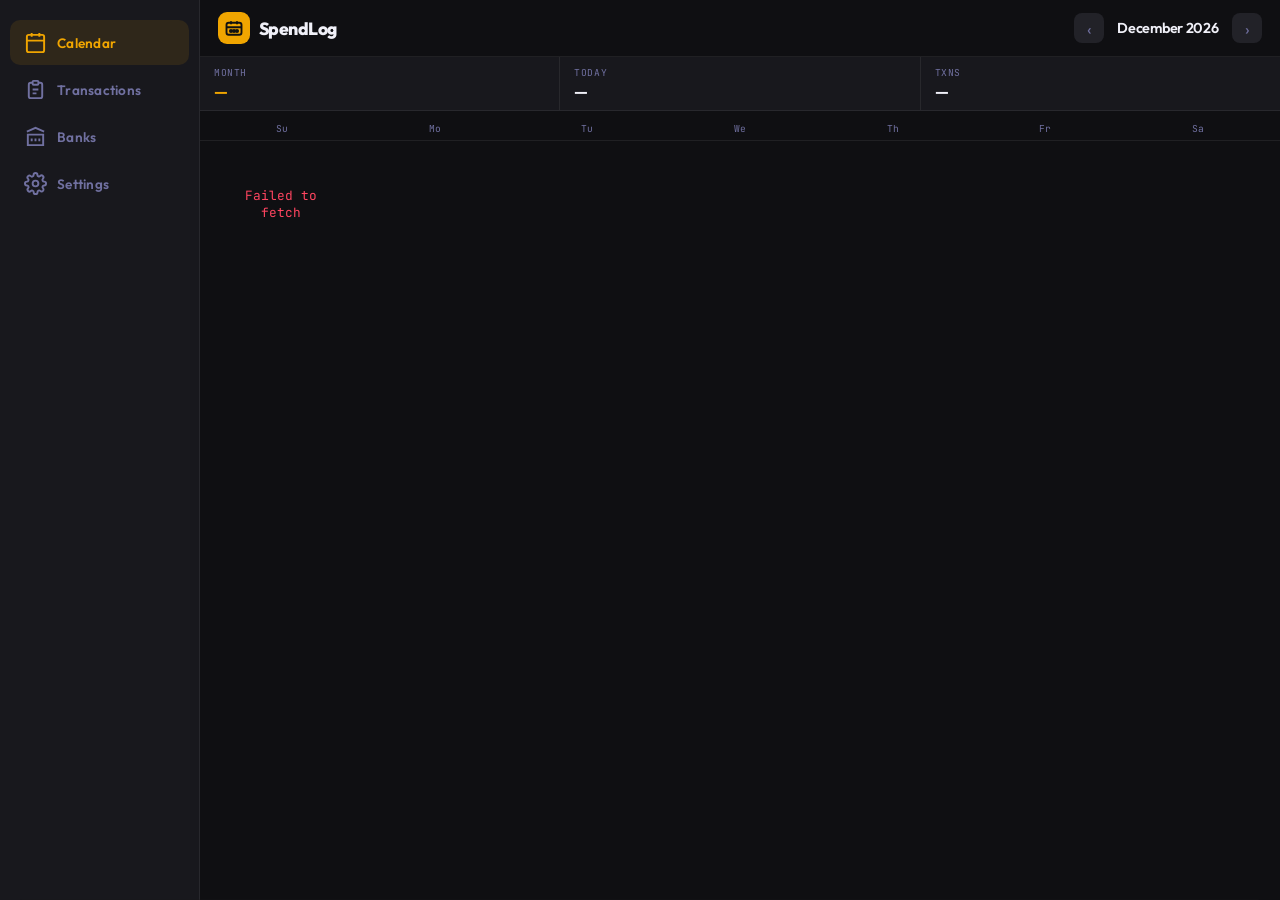
<file: index.html>
<!DOCTYPE html>
<html lang="en">
<head>
  <meta charset="UTF-8"/>
  <meta name="viewport" content="width=device-width, initial-scale=1, viewport-fit=cover"/>
  <meta name="apple-mobile-web-app-capable" content="yes"/>
  <meta name="apple-mobile-web-app-status-bar-style" content="black-translucent"/>
  <meta name="apple-mobile-web-app-title" content="SpendLog"/>
  <meta name="theme-color" content="#0f0f12"/>
    <link rel="apple-touch-icon" href="/apple-touch-icon.png"/>
  <link rel="apple-touch-icon" sizes="180x180" href="/apple-touch-icon.png"/>
  <link rel="apple-touch-icon" sizes="192x192" href="/icon-192.png"/>
  <link rel="apple-touch-icon" sizes="512x512" href="/icon-512.png"/>
  <link rel="icon" type="image/png" href="/icon-192.png"/>
  <link rel="manifest" href="/manifest.json"/>

  <title>SpendLog</title>
  <link rel="preconnect" href="https://fonts.googleapis.com"/>
  <link rel="stylesheet" href="https://fonts.googleapis.com/css2?family=Outfit:wght@400;500;600;700;800&family=JetBrains+Mono:wght@400;500&display=swap"/>
  <style>
    :root {
      --bg:       #0f0f12;
      --surface:  #18181d;
      --surface2: #222228;
      --border:   rgba(255,255,255,0.07);
      --accent:   #f0a500;
      --accent2:  #ffbe3d;
      --text:     #f0f0f8;
      --muted:    #7070a0;
      --danger:   #ff4560;
      --green:    #20d48a;
      --sans:     'Outfit', system-ui, sans-serif;
      --mono:     'JetBrains Mono', monospace;
      --sat:      env(safe-area-inset-top, 0px);
      --sab:      env(safe-area-inset-bottom, 0px);
      --sal:      env(safe-area-inset-left, 0px);
      --sar:      env(safe-area-inset-right, 0px);
    }

    *, *::before, *::after { box-sizing: border-box; margin: 0; padding: 0; }
    html { height: 100%; background: var(--bg); }
    body {
      font-family: var(--sans);
      background: var(--bg);
      color: var(--text);
      height: 100%;
      -webkit-font-smoothing: antialiased;
      overscroll-behavior: none;
      -webkit-tap-highlight-color: transparent;
    }
    button { cursor: pointer; border: none; background: none; font-family: inherit; color: inherit; }
    input  { font-family: inherit; color: inherit; border: none; outline: none; background: none; }

    /* ── APP SHELL ── */
    #app {
      display: flex;
      flex-direction: column;
      height: 100dvh;
      padding-top: var(--sat);
      padding-left: var(--sal);
      padding-right: var(--sar);
    }

    /* ── HEADER ── */
    .header {
      display: flex;
      align-items: center;
      justify-content: space-between;
      padding: 12px 18px;
      border-bottom: 1px solid var(--border);
      flex-shrink: 0;
      gap: 12px;
    }
    .logo {
      display: flex;
      align-items: center;
      gap: 9px;
      text-decoration: none;
      color: inherit;
    }
    .logo-mark {
      width: 32px; height: 32px;
      background: var(--accent);
      border-radius: 9px;
      display: flex; align-items: center; justify-content: center;
      flex-shrink: 0;
    }
    .logo-mark svg { width: 18px; height: 18px; }
    .logo-name {
      font-size: 1.1rem;
      font-weight: 800;
      letter-spacing: -0.03em;
    }

    /* month nav - only visible on calendar tab */
    .month-nav {
      display: flex;
      align-items: center;
      gap: 10px;
    }
    .month-nav.hidden { display: none; }
    .month-label {
      font-size: 0.9rem;
      font-weight: 600;
      min-width: 108px;
      text-align: center;
      letter-spacing: -0.02em;
    }
    .nav-btn {
      width: 30px; height: 30px;
      border-radius: 8px;
      background: var(--surface2);
      color: var(--muted);
      display: flex; align-items: center; justify-content: center;
      font-size: 17px;
      transition: color 0.1s, background 0.1s;
    }
    .nav-btn:active { background: var(--surface); color: var(--text); }

    /* ── SUMMARY STRIP ── */
    .summary {
      display: flex;
      border-bottom: 1px solid var(--border);
      flex-shrink: 0;
      background: var(--surface);
    }
    .summary.hidden { display: none; }
    .sum-item {
      flex: 1;
      padding: 9px 14px;
      border-right: 1px solid var(--border);
    }
    .sum-item:last-child { border-right: none; }
    .sum-label { font-size: 0.6rem; font-family: var(--mono); color: var(--muted); text-transform: uppercase; letter-spacing: 0.06em; margin-bottom: 2px; }
    .sum-val   { font-size: 1rem; font-weight: 700; letter-spacing: -0.03em; }
    .sum-val.accent { color: var(--accent); }

    /* ── PAGES ── */
    .page { display: none; flex: 1; flex-direction: column; overflow: hidden; min-height: 0; }
    .page.active { display: flex; }

    /* ── CALENDAR ── */
    .cal-scroll {
      flex: 1;
      min-height: 0;
      overflow-y: auto;
      -webkit-overflow-scrolling: touch;
    }
    .weekdays {
      display: grid;
      grid-template-columns: repeat(7, 1fr);
      padding: 6px 6px 0;
      position: sticky;
      top: 0;
      background: var(--bg);
      z-index: 2;
      border-bottom: 1px solid var(--border);
    }
    .wd {
      text-align: center;
      font-size: 0.6rem;
      font-family: var(--mono);
      color: var(--muted);
      padding: 5px 0;
    }
    .cal-grid {
      display: grid;
      grid-template-columns: repeat(7, 1fr);
      gap: 3px;
      padding: 6px;
    }
    .day {
      min-height: 52px;
      border-radius: 10px;
      display: flex;
      flex-direction: column;
      align-items: center;
      justify-content: center;
      cursor: pointer;
      transition: background 0.12s;
      position: relative;
      padding: 4px 2px;
    }
    .day.empty { pointer-events: none; }
    .day:not(.empty):active { opacity: 0.7; }
    .day.today { box-shadow: inset 0 0 0 1.5px var(--accent); }
    .day.spend-lo  { background: rgba(240,165,0,0.07); }
    .day.spend-mid { background: rgba(240,165,0,0.16); }
    .day.spend-hi  { background: rgba(240,165,0,0.28); }
    .day.selected  { background: rgba(240,165,0,0.22) !important; }
    .day-num { font-size: 0.82rem; font-weight: 600; line-height: 1; }
    .day-amt { font-size: 0.48rem; color: var(--accent); font-family: var(--mono); margin-top: 3px; line-height: 1; text-align: center; }

    /* ── MAIN AREA ── */
    .main-area {
      flex: 1;
      display: flex;
      flex-direction: column;
      overflow: hidden;
      min-height: 0;
      min-width: 0;
    }

    /* ── DRAWER ── */
    .overlay {
      position: fixed; inset: 0; z-index: 100;
      background: rgba(0,0,0,0.55);
      opacity: 0; pointer-events: none;
      transition: opacity 0.25s;
    }
    .overlay.open { opacity: 1; pointer-events: all; }
    .drawer {
      position: fixed;
      left: 0; right: 0; bottom: 0;
      z-index: 101;
      background: var(--surface);
      border-radius: 22px 22px 0 0;
      padding-bottom: calc(20px + var(--sab));
      transform: translateY(100%);
      transition: transform 0.3s cubic-bezier(0.32, 0.72, 0, 1);
      max-height: 78dvh;
      display: flex;
      flex-direction: column;
    }
    .drawer.open { transform: translateY(0); }
    .drawer-pull {
      width: 38px; height: 4px;
      background: var(--border);
      border-radius: 2px;
      margin: 12px auto 0;
      flex-shrink: 0;
    }
    .drawer-head {
      padding: 14px 20px 12px;
      border-bottom: 1px solid var(--border);
      flex-shrink: 0;
    }
    .drawer-date  { font-size: 0.72rem; font-family: var(--mono); color: var(--muted); margin-bottom: 4px; }
    .drawer-amt   { font-size: 1.8rem; font-weight: 800; color: var(--accent); letter-spacing: -0.04em; line-height: 1; }
    .drawer-count { font-size: 0.72rem; color: var(--muted); margin-top: 4px; font-family: var(--mono); }
    .drawer-body  { overflow-y: auto; -webkit-overflow-scrolling: touch; flex: 1; }

    /* ── TXN ROW ── */
    .txn {
      display: flex;
      align-items: center;
      gap: 12px;
      padding: 11px 20px;
      border-bottom: 1px solid var(--border);
    }
    .txn:last-child { border-bottom: none; }
    .txn-icon {
      width: 40px; height: 40px;
      border-radius: 12px;
      background: var(--surface2);
      display: flex; align-items: center; justify-content: center;
      font-size: 19px;
      flex-shrink: 0;
    }
    .txn-info { flex: 1; min-width: 0; }
    .txn-name {
      font-size: 0.875rem;
      font-weight: 600;
      white-space: nowrap;
      overflow: hidden;
      text-overflow: ellipsis;
    }
    .txn-meta { font-size: 0.68rem; color: var(--muted); margin-top: 2px; font-family: var(--mono); }
    .txn-amt  { font-size: 0.9rem; font-weight: 700; font-family: var(--mono); flex-shrink: 0; }
    .badge {
      display: inline-block;
      font-size: 0.52rem;
      font-family: var(--mono);
      padding: 1px 5px;
      border-radius: 4px;
      margin-left: 5px;
      vertical-align: middle;
      background: rgba(240,165,0,0.15);
      color: var(--accent);
    }

    /* ── TRANSACTIONS PAGE ── */
    .txns-wrap { flex: 1; overflow-y: auto; -webkit-overflow-scrolling: touch; }
    .group-header {
      padding: 9px 18px 5px;
      font-size: 0.65rem;
      font-family: var(--mono);
      color: var(--muted);
      text-transform: uppercase;
      letter-spacing: 0.06em;
      background: var(--bg);
      border-bottom: 1px solid var(--border);
      display: flex;
      justify-content: space-between;
      align-items: center;
      position: sticky;
      top: 0;
      z-index: 2;
    }
    .group-total { color: var(--accent); }

    /* ── BANKS PAGE ── */
    .banks-wrap {
      flex: 1;
      overflow-y: auto;
      -webkit-overflow-scrolling: touch;
      padding: 16px;
      display: flex;
      flex-direction: column;
      gap: 10px;
    }
    .page-heading {
      font-size: 1.2rem;
      font-weight: 800;
      letter-spacing: -0.03em;
      padding: 16px 18px 10px;
      flex-shrink: 0;
      border-bottom: 1px solid var(--border);
    }
    .bank-card {
      display: flex;
      align-items: center;
      gap: 14px;
      background: var(--surface);
      border: 1px solid var(--border);
      border-radius: 14px;
      padding: 14px 16px;
    }
    .bank-icon { font-size: 26px; }
    .bank-info { flex: 1; min-width: 0; }
    .bank-name { font-size: 0.9rem; font-weight: 700; }
    .bank-sub  { font-size: 0.7rem; color: var(--muted); font-family: var(--mono); margin-top: 3px; }
    .bank-remove {
      font-size: 0.7rem;
      font-weight: 600;
      color: var(--danger);
      background: rgba(255,69,96,0.08);
      padding: 6px 10px;
      border-radius: 8px;
      flex-shrink: 0;
    }
    .bank-remove:active { opacity: 0.7; }
    .connect-btn {
      display: flex;
      align-items: center;
      justify-content: center;
      gap: 10px;
      background: var(--accent);
      color: #000;
      font-weight: 800;
      font-size: 0.95rem;
      padding: 16px;
      border-radius: 14px;
      width: 100%;
      letter-spacing: -0.01em;
    }
    .connect-btn:active { opacity: 0.85; }

    /* ── SETTINGS PAGE ── */
    .settings-wrap {
      flex: 1;
      overflow-y: auto;
      -webkit-overflow-scrolling: touch;
      padding: 16px;
      display: flex;
      flex-direction: column;
      gap: 14px;
    }
    .setting-card {
      background: var(--surface);
      border: 1px solid var(--border);
      border-radius: 14px;
      overflow: hidden;
    }
    .setting-row {
      display: flex;
      align-items: center;
      justify-content: space-between;
      padding: 14px 16px;
      border-bottom: 1px solid var(--border);
    }
    .setting-row:last-child { border-bottom: none; }
    .setting-label { font-size: 0.875rem; font-weight: 600; }
    .setting-sub   { font-size: 0.7rem; color: var(--muted); margin-top: 2px; font-family: var(--mono); }
    .toggle {
      width: 44px; height: 26px;
      background: var(--surface2);
      border-radius: 13px;
      position: relative;
      cursor: pointer;
      transition: background 0.2s;
      flex-shrink: 0;
    }
    .toggle.on { background: var(--accent); }
    .toggle::after {
      content: '';
      position: absolute;
      width: 20px; height: 20px;
      background: #fff;
      border-radius: 50%;
      top: 3px; left: 3px;
      transition: transform 0.2s;
      box-shadow: 0 1px 3px rgba(0,0,0,0.3);
    }
    .toggle.on::after { transform: translateX(18px); }
    .notif-btn {
      background: var(--accent);
      color: #000;
      font-weight: 700;
      font-size: 0.82rem;
      padding: 8px 14px;
      border-radius: 9px;
    }
    .notif-btn.off {
      background: var(--surface2);
      color: var(--muted);
    }
    .device-id-box {
      background: var(--surface2);
      border-radius: 10px;
      padding: 12px 14px;
      font-size: 0.68rem;
      font-family: var(--mono);
      color: var(--muted);
      word-break: break-all;
    }
    .section-title {
      font-size: 0.65rem;
      font-family: var(--mono);
      color: var(--muted);
      text-transform: uppercase;
      letter-spacing: 0.07em;
      padding: 0 2px;
    }

    /* ── BOTTOM NAV ── */
    .bottom-nav {
      display: flex;
      border-top: 1px solid var(--border);
      background: var(--surface);
      padding-bottom: var(--sab);
      flex-shrink: 0;
    }
    .tab {
      flex: 1;
      display: flex;
      flex-direction: column;
      align-items: center;
      gap: 3px;
      padding: 9px 6px;
      font-size: 0.58rem;
      font-weight: 600;
      color: var(--muted);
      letter-spacing: 0.02em;
      transition: color 0.15s;
    }
    .tab svg { width: 23px; height: 23px; }
    .tab.active { color: var(--accent); }

    /* ── UTILS ── */
    .spinner {
      width: 22px; height: 22px;
      border: 2px solid var(--surface2);
      border-top-color: var(--accent);
      border-radius: 50%;
      animation: spin 0.75s linear infinite;
      margin: 36px auto;
    }
    .empty {
      text-align: center;
      padding: 40px 20px;
      color: var(--muted);
      font-size: 0.8rem;
      font-family: var(--mono);
    }
    .err { color: var(--danger) !important; }
    @keyframes spin { to { transform: rotate(360deg); } }

    /* ── DESKTOP LAYOUT (≥ 768px) ── */
    @media (min-width: 768px) {
      #app { flex-direction: row; }
      .bottom-nav {
        flex-direction: column;
        width: 200px;
        border-top: none;
        border-right: 1px solid var(--border);
        padding-bottom: 0;
        padding-top: var(--sat);
        justify-content: flex-start;
        gap: 2px;
        padding: 20px 10px;
        order: -1;
      }
      .tab {
        flex-direction: row;
        justify-content: flex-start;
        gap: 10px;
        padding: 11px 14px;
        border-radius: 10px;
        font-size: 0.85rem;
        flex: unset;
        width: 100%;
      }
      .tab.active { background: rgba(240,165,0,0.1); }
      .main-area {
        flex: 1;
        display: flex;
        flex-direction: column;
        overflow: hidden;
        min-width: 0;
        min-height: 0;
      }
      .header { border-left: none; }
    }
  </style>
</head>
<body>
<div id="app">

  <!-- BOTTOM / SIDE NAV -->
  <nav class="bottom-nav" id="nav">
    <div class="tab active" id="tab-cal" onclick="goTab('cal')">
      <svg viewBox="0 0 24 24" fill="none" stroke="currentColor" stroke-width="2"><rect x="3" y="4" width="18" height="18" rx="2"/><path d="M16 2v4M8 2v4M3 10h18"/></svg>
      Calendar
    </div>
    <div class="tab" id="tab-txns" onclick="goTab('txns')">
      <svg viewBox="0 0 24 24" fill="none" stroke="currentColor" stroke-width="2"><path d="M9 5H7a2 2 0 00-2 2v12a2 2 0 002 2h10a2 2 0 002-2V7a2 2 0 00-2-2h-2"/><rect x="9" y="3" width="6" height="4" rx="1"/><path d="M9 12h6M9 16h4"/></svg>
      Transactions
    </div>
    <div class="tab" id="tab-banks" onclick="goTab('banks')">
      <svg viewBox="0 0 24 24" fill="none" stroke="currentColor" stroke-width="2"><path d="M3 21h18M3 10h18M3 7l9-4 9 4M4 10v11M20 10v11M8 14v3M12 14v3M16 14v3"/></svg>
      Banks
    </div>
    <div class="tab" id="tab-settings" onclick="goTab('settings')">
      <svg viewBox="0 0 24 24" fill="none" stroke="currentColor" stroke-width="2"><circle cx="12" cy="12" r="3"/><path d="M19.4 15a1.65 1.65 0 00.33 1.82l.06.06a2 2 0 010 2.83 2 2 0 01-2.83 0l-.06-.06a1.65 1.65 0 00-1.82-.33 1.65 1.65 0 00-1 1.51V21a2 2 0 01-4 0v-.09A1.65 1.65 0 009 19.4a1.65 1.65 0 00-1.82.33l-.06.06a2 2 0 01-2.83-2.83l.06-.06A1.65 1.65 0 004.68 15a1.65 1.65 0 00-1.51-1H3a2 2 0 010-4h.09A1.65 1.65 0 004.6 9a1.65 1.65 0 00-.33-1.82l-.06-.06a2 2 0 012.83-2.83l.06.06A1.65 1.65 0 009 4.68a1.65 1.65 0 001-1.51V3a2 2 0 014 0v.09a1.65 1.65 0 001 1.51 1.65 1.65 0 001.82-.33l.06-.06a2 2 0 012.83 2.83l-.06.06A1.65 1.65 0 0019.4 9a1.65 1.65 0 001.51 1H21a2 2 0 010 4h-.09a1.65 1.65 0 00-1.51 1z"/></svg>
      Settings
    </div>
  </nav>

  <!-- MAIN AREA (wraps header + pages on desktop) -->
  <div class="main-area">

    <!-- HEADER -->
    <div class="header">
      <div class="logo">
        <div class="logo-mark">
          <svg viewBox="0 0 24 24" fill="none" stroke="#111" stroke-width="2.5"><rect x="2" y="5" width="20" height="16" rx="3"/><path d="M16 3v4M8 3v4M2 11h20"/><circle cx="8" cy="16" r="1.5" fill="#111"/><circle cx="12" cy="16" r="1.5" fill="#111"/><circle cx="16" cy="16" r="1.5" fill="#111"/></svg>
        </div>
        <span class="logo-name">SpendLog</span>
      </div>
      <div class="month-nav" id="month-nav">
        <button class="nav-btn" onclick="shiftMonth(-1)">&#8249;</button>
        <div class="month-label" id="month-label">—</div>
        <button class="nav-btn" onclick="shiftMonth(1)">&#8250;</button>
      </div>
    </div>

    <!-- SUMMARY STRIP -->
    <div class="summary" id="summary">
      <div class="sum-item">
        <div class="sum-label">Month</div>
        <div class="sum-val accent" id="s-month">—</div>
      </div>
      <div class="sum-item">
        <div class="sum-label">Today</div>
        <div class="sum-val" id="s-today">—</div>
      </div>
      <div class="sum-item">
        <div class="sum-label">Txns</div>
        <div class="sum-val" id="s-count">—</div>
      </div>
    </div>

    <!-- CALENDAR PAGE -->
    <div class="page active" id="page-cal">
      <div class="cal-scroll">
        <div class="weekdays">
          <div class="wd">Su</div><div class="wd">Mo</div><div class="wd">Tu</div>
          <div class="wd">We</div><div class="wd">Th</div><div class="wd">Fr</div><div class="wd">Sa</div>
        </div>
        <div class="cal-grid" id="cal-grid"><div class="spinner"></div></div>
      </div>
    </div>

    <!-- TRANSACTIONS PAGE -->
    <div class="page" id="page-txns">
      <div class="page-heading">Transactions <span style="font-size:0.7rem;color:var(--muted);font-weight:500">· Last 30 days</span></div>
      <div class="txns-wrap" id="txns-list"><div class="spinner"></div></div>
    </div>

    <!-- BANKS PAGE -->
    <div class="page" id="page-banks">
      <div class="page-heading">Connected Banks</div>
      <div class="banks-wrap" id="banks-list"><div class="spinner"></div></div>
    </div>

    <!-- SETTINGS PAGE -->
    <div class="page" id="page-settings">
      <div class="page-heading">Settings</div>
      <div class="settings-wrap">
        <div class="section-title">Push Notifications</div>
        <div class="setting-card">
          <div class="setting-row">
            <div>
              <div class="setting-label">Transaction Alerts</div>
              <div class="setting-sub">Get notified on every new purchase</div>
            </div>
            <button class="notif-btn off" id="notif-btn" onclick="toggleNotifications()">Enable</button>
          </div>
        </div>

        <div class="section-title">Device</div>
        <div class="setting-card">
          <div class="setting-row">
            <div>
              <div class="setting-label">Device ID</div>
              <div class="setting-sub">Your unique identifier for syncing data</div>
            </div>
          </div>
          <div style="padding: 0 16px 14px;">
            <div class="device-id-box" id="device-id-display">—</div>
          </div>
        </div>

        <div class="section-title">VAPID Public Key</div>
        <div class="setting-card">
          <div class="setting-row">
            <div style="min-width:0">
              <div class="setting-label">Push Key</div>
              <div class="setting-sub" id="vapid-display" style="word-break:break-all">Not configured</div>
            </div>
          </div>
        </div>
      </div>
    </div>

  </div><!-- /main-area -->
</div><!-- /app -->

<!-- DAY DRAWER -->
<div class="overlay" id="overlay" onclick="closeDrawer()"></div>
<div class="drawer" id="drawer">
  <div class="drawer-pull"></div>
  <div class="drawer-head">
    <div class="drawer-date" id="d-date">—</div>
    <div class="drawer-amt"  id="d-amt">$0.00</div>
    <div class="drawer-count" id="d-count"></div>
  </div>
  <div class="drawer-body" id="d-txns"></div>
</div>

<script>
// ── CONFIG ──────────────────────────────────────────────────────────────
const API           = 'https://spendlog-backend-production.up.railway.app/api/v1';
const TELLER_APP_ID = 'app_pqf12skur572k1h1sm000';
// Set your VAPID public key here (from Railway env VAPID_PUBLIC_KEY)
const VAPID_PUBLIC_KEY = 'BAUs-zv0LypcjWcqGip_uwmxZkDk_1eX5EGYUnOqBD1s9UZsKV6xvCfimC3v6Yef6QZdLjEz3tLwtuWan4wtTLQ';

// ── DEVICE ID ────────────────────────────────────────────────────────────
function deviceId() {
  let id = localStorage.getItem('sl_device_id');
  if (!id) { id = crypto.randomUUID(); localStorage.setItem('sl_device_id', id); }
  return id;
}

// ── API ───────────────────────────────────────────────────────────────────
async function api(path, opts = {}) {
  const res = await fetch(API + path, {
    ...opts,
    headers: {
      'Content-Type': 'application/json',
      'X-Device-ID': deviceId(),
      ...(opts.headers || {}),
    },
  });
  if (res.status === 204) return null;
  const data = await res.json();
  if (!res.ok) {
    // FastAPI 422 returns detail as an array of validation errors
    let detail = data.detail;
    if (Array.isArray(detail)) {
      detail = detail.map(e => `${e.loc?.slice(-1)[0] || 'field'}: ${e.msg}`).join(', ');
    }
    throw new Error(detail || 'HTTP ' + res.status);
  }
  return data;
}

// ── HELPERS ───────────────────────────────────────────────────────────────
const fmt = n => new Intl.NumberFormat('en-US', { style: 'currency', currency: 'USD' }).format(parseFloat(n) || 0);

function fmtDate(ds) {
  const t = new Date().toISOString().slice(0, 10);
  const y = new Date(Date.now() - 864e5).toISOString().slice(0, 10);
  if (ds === t) return 'Today';
  if (ds === y) return 'Yesterday';
  return new Date(ds + 'T12:00:00').toLocaleDateString('en-US', { weekday: 'short', month: 'short', day: 'numeric' });
}

function catEmoji(cat) {
  if (!cat) return '💳';
  const c = cat.toLowerCase();
  if (c.includes('food') || c.includes('dining') || c.includes('restaurant')) return '🍔';
  if (c.includes('coffee') || c.includes('cafe')) return '☕';
  if (c.includes('grocery') || c.includes('supermarket')) return '🛒';
  if (c.includes('travel') || c.includes('transport') || c.includes('uber') || c.includes('lyft')) return '🚗';
  if (c.includes('gas') || c.includes('fuel')) return '⛽';
  if (c.includes('shop') || c.includes('retail') || c.includes('amazon')) return '🛍️';
  if (c.includes('health') || c.includes('medical') || c.includes('pharmacy')) return '💊';
  if (c.includes('entertainment') || c.includes('movie') || c.includes('netflix')) return '🎬';
  if (c.includes('subscription') || c.includes('software')) return '📱';
  if (c.includes('utility') || c.includes('electric') || c.includes('water')) return '💡';
  return '💳';
}

function txnHTML(t) {
  const badge = t.pending ? '<span class="badge">Pending</span>'
    : t.is_apple_pay ? '<span class="badge"> Pay</span>' : '';
  return `<div class="txn">
    <div class="txn-icon">${catEmoji(t.category)}</div>
    <div class="txn-info">
      <div class="txn-name">${t.merchant_name || t.name}${badge}</div>
      <div class="txn-meta">${t.category || 'Uncategorized'}</div>
    </div>
    <div class="txn-amt">${fmt(t.amount)}</div>
  </div>`;
}

// ── CALENDAR ─────────────────────────────────────────────────────────────
const C = { y: new Date().getFullYear(), m: new Date().getMonth() + 1, data: {} };

function setMonthLabel() {
  document.getElementById('month-label').textContent =
    new Date(C.y, C.m - 1, 1).toLocaleDateString('en-US', { month: 'long', year: 'numeric' });
}

async function loadCalendar() {
  setMonthLabel();
  document.getElementById('cal-grid').innerHTML = '<div class="spinner"></div>';
  document.getElementById('s-month').textContent = '—';
  document.getElementById('s-today').textContent = '—';
  document.getElementById('s-count').textContent = '—';

  try {
    const data = await api(`/transactions/calendar?year=${C.y}&month=${C.m}`);
    C.data = {};
    const today = new Date().toISOString().slice(0, 10);
    let monthTotal = 0, txnCount = 0, todayTotal = 0;
    const spends = [];

    (data.days || []).forEach(d => {
      C.data[d.date] = d;
      const a = parseFloat(d.total_spent || 0);
      monthTotal += a;
      txnCount += d.transaction_count || 0;
      spends.push(a);
      if (d.date === today) todayTotal = a;
    });

    const max = Math.max(...spends, 1);
    document.getElementById('s-month').textContent = fmt(monthTotal);
    document.getElementById('s-today').textContent = fmt(todayTotal);
    document.getElementById('s-count').textContent = txnCount;

    renderGrid(max, today);
  } catch (e) {
    document.getElementById('cal-grid').innerHTML = `<div class="empty err">${e.message}</div>`;
  }
}

function renderGrid(max, today) {
  const first = new Date(C.y, C.m - 1, 1).getDay();
  const days  = new Date(C.y, C.m, 0).getDate();
  let html = '';

  for (let i = 0; i < first; i++) html += '<div class="day empty"></div>';

  for (let d = 1; d <= days; d++) {
    const ds = `${C.y}-${String(C.m).padStart(2,'0')}-${String(d).padStart(2,'0')}`;
    const dd = C.data[ds];
    const amt = dd ? parseFloat(dd.total_spent || 0) : 0;
    const r = amt / max;
    let cls = 'day';
    if (ds === today) cls += ' today';
    if (r > 0.6) cls += ' spend-hi';
    else if (r > 0.2) cls += ' spend-mid';
    else if (r > 0) cls += ' spend-lo';

    const amtLabel = amt > 0 ? `<div class="day-amt">${fmt(amt)}</div>` : '';
    html += `<div class="${cls}" data-date="${ds}" onclick="openDay('${ds}',this)">
      <div class="day-num">${d}</div>${amtLabel}
    </div>`;
  }
  document.getElementById('cal-grid').innerHTML = html;
}

function shiftMonth(dir) {
  C.m += dir;
  if (C.m < 1) { C.m = 12; C.y--; }
  if (C.m > 12) { C.m = 1;  C.y++; }
  loadCalendar();
}

// ── DAY DRAWER ───────────────────────────────────────────────────────────
function openDay(ds, el) {
  document.querySelectorAll('.day.selected').forEach(c => c.classList.remove('selected'));
  el.classList.add('selected');
  const dd = C.data[ds];
  document.getElementById('d-date').textContent  = fmtDate(ds);
  document.getElementById('d-amt').textContent   = fmt(dd?.total_spent || 0);
  document.getElementById('d-count').textContent = dd
    ? `${dd.transaction_count} transaction${dd.transaction_count === 1 ? '' : 's'}`
    : 'No transactions';
  document.getElementById('d-txns').innerHTML = dd?.transactions?.length
    ? dd.transactions.map(txnHTML).join('')
    : '<div class="empty">No spending this day</div>';
  document.getElementById('overlay').classList.add('open');
  document.getElementById('drawer').classList.add('open');
}

function closeDrawer() {
  document.getElementById('overlay').classList.remove('open');
  document.getElementById('drawer').classList.remove('open');
}

// ── TABS ─────────────────────────────────────────────────────────────────
function goTab(name) {
  document.querySelectorAll('.page').forEach(p => p.classList.remove('active'));
  document.querySelectorAll('.tab').forEach(t => t.classList.remove('active'));
  document.getElementById('page-' + name).classList.add('active');
  document.getElementById('tab-' + name).classList.add('active');

  const onCal = name === 'cal';
  document.getElementById('month-nav').classList.toggle('hidden', !onCal);
  document.getElementById('summary').classList.toggle('hidden', !onCal);

  if (name === 'txns')     loadTxns();
  if (name === 'banks')    loadBanks();
  if (name === 'settings') initSettings();
}

// ── TRANSACTIONS ─────────────────────────────────────────────────────────
async function loadTxns() {
  const el = document.getElementById('txns-list');
  el.innerHTML = '<div class="spinner"></div>';
  try {
    const end   = new Date().toISOString().slice(0, 10);
    const start = new Date(Date.now() - 30 * 864e5).toISOString().slice(0, 10);
    const data  = await api(`/transactions?start_date=${start}&end_date=${end}&limit=200`);
    const txns  = data.transactions || [];
    if (!txns.length) { el.innerHTML = '<div class="empty">No transactions in last 30 days</div>'; return; }

    // Group by date
    const groups = {};
    txns.forEach(t => {
      if (!groups[t.transaction_date]) groups[t.transaction_date] = [];
      groups[t.transaction_date].push(t);
    });

    el.innerHTML = Object.entries(groups).map(([ds, ts]) => {
      const total = ts.reduce((s, t) => s + parseFloat(t.amount), 0);
      return `<div class="group-header"><span>${fmtDate(ds)}</span><span class="group-total">${fmt(total)}</span></div>`
        + ts.map(txnHTML).join('');
    }).join('');
  } catch (e) {
    el.innerHTML = `<div class="empty err">${e.message}</div>`;
  }
}

// ── BANKS ─────────────────────────────────────────────────────────────────
async function loadBanks() {
  const el = document.getElementById('banks-list');
  el.innerHTML = '<div class="spinner"></div>';
  try {
    const accounts = await api('/teller/accounts').catch(() => []);
    const cards = accounts.map(a => `
      <div class="bank-card">
        <div class="bank-icon">🏦</div>
        <div class="bank-info">
          <div class="bank-name">${a.institution_name || 'Bank Account'}</div>
          <div class="bank-sub">${a.account_subtype || a.account_type || 'Account'}${a.mask ? ' · ••••' + a.mask : ''}</div>
        </div>
        <button class="bank-remove" onclick="removeBank('${a.id}')">Remove</button>
      </div>`).join('');

    el.innerHTML = cards + `
      <button class="connect-btn" onclick="syncBanks()" style="background:var(--surface2);color:var(--text);margin-bottom:8px;font-size:.85rem">
        <svg width="18" height="18" viewBox="0 0 24 24" fill="none" stroke="currentColor" stroke-width="2.5"><path d="M1 4v6h6M23 20v-6h-6"/><path d="M20.49 9A9 9 0 0 0 5.64 5.64L1 10m22 4l-4.64 4.36A9 9 0 0 1 3.51 15"/></svg>
        Sync Transactions
      </button>
      <button class="connect-btn" onclick="connectBank()">
        <svg width="20" height="20" viewBox="0 0 24 24" fill="none" stroke="currentColor" stroke-width="2.5"><path d="M12 5v14M5 12h14"/></svg>
        Connect a Bank
      </button>`;
  } catch (e) {
    el.innerHTML = `<div class="empty err">${e.message}</div>`;
  }
}

async function removeBank(id) {
  if (!confirm('Remove this bank?')) return;
  await api('/teller/accounts/' + id, { method: 'DELETE' }).catch(() => {});
  loadBanks();
  loadCalendar();
}

async function syncBanks() {
  const el = document.getElementById('banks-list');
  const btn = el.querySelector('[onclick="syncBanks()"]');
  const origText = btn ? btn.innerHTML : '';
  if (btn) { btn.innerHTML = '<div class="spinner" style="margin:0;width:16px;height:16px;border-width:2px"></div> Syncing…'; btn.disabled = true; }
  try {
    const result = await api('/teller/sync', { method: 'POST' });
    alert(`Synced ${result.synced} new transaction(s) across ${result.accounts} account(s)`);
    loadCalendar();
    loadBanks();
  } catch(e) {
    const msg = e instanceof Error ? e.message : (e?.detail || e?.message || JSON.stringify(e));
    if (msg.includes('Not Found') || msg.includes('404')) {
      alert('Sync endpoint not found — the backend needs to be redeployed to Railway with the latest code.');
    } else {
      alert('Sync failed: ' + msg);
    }
    if (btn) { btn.innerHTML = origText; btn.disabled = false; }
    loadBanks();
  }
}

async function connectBank() {
  try {
    if (!window.TellerConnect) {
      await new Promise((res, rej) => {
        const s = document.createElement('script');
        s.src = 'https://cdn.teller.io/connect/connect.js';
        s.onload = res; s.onerror = rej;
        document.head.appendChild(s);
      });
    }
    TellerConnect.setup({
      applicationId: TELLER_APP_ID,
      environment: 'development',
      onSuccess: async e => {
        const el = document.getElementById('banks-list');
        el.innerHTML = '<div class="spinner"></div>';
        try {
          // Teller Connect onSuccess payload: { accessToken, enrollment: { id, institution: { name } } }
          const enrollmentId = e.enrollment?.id || e.id;
          const institutionName = e.enrollment?.institution?.name || e.institution?.name;
          const result = await api('/teller/enroll', {
            method: 'POST',
            body: JSON.stringify({
              access_token: e.accessToken,
              enrollment_id: enrollmentId,
              institution_name: institutionName,
            }),
          });
          console.log('[Teller] Enrolled:', result);
        } catch(err) {
          console.error('[Teller] Enroll error:', err);
          alert('Bank connected but sync failed: ' + (err.message || String(err)));
        }
        await loadBanks();
        await loadCalendar();
      },
      onExit: () => {},
      onFailure: () => alert('Bank connection failed. Please try again.'),
    }).open();
  } catch (e) {
    alert('Could not load Teller Connect: ' + e.message);
  }
}

// ── PUSH NOTIFICATIONS ────────────────────────────────────────────────────
let _swReg = null;

async function initNotifications() {
  if (!('serviceWorker' in navigator) || !('PushManager' in window)) return;
  try {
    _swReg = await navigator.serviceWorker.register('/sw.js', { scope: '/' });
    console.log('[SpendLog] SW registered');
  } catch (e) {
    console.warn('[SpendLog] SW skipped:', e.message);
  }
}

async function toggleNotifications() {
  if (!('Notification' in window)) { alert('Notifications not supported on this browser.'); return; }

  // Make sure SW is registered first
  if (!_swReg && 'serviceWorker' in navigator) {
    try {
      _swReg = await navigator.serviceWorker.register('/sw.js', { scope: '/' });
      await navigator.serviceWorker.ready;
    } catch(e) {
      console.warn('SW registration failed:', e);
    }
  }

  const perm = Notification.permission === 'granted' 
    ? 'granted' 
    : await Notification.requestPermission();
    
  if (perm === 'granted') {
    await subscribePush();
  } else {
    alert('Please allow notifications in your browser settings.');
  }
}

async function subscribePush() {
  const btn = document.getElementById('notif-btn');
  if (!_swReg || !VAPID_PUBLIC_KEY) {
    btn.textContent = 'Key Missing';
    return;
  }
  try {
    const sub = await _swReg.pushManager.subscribe({
      userVisibleOnly: true,
      applicationServerKey: urlBase64ToUint8Array(VAPID_PUBLIC_KEY),
    });
    await api('/devices/register', {
      method: 'POST',
      body: JSON.stringify({ token: JSON.stringify(sub) }),
    });
    btn.textContent = 'Enabled ✓';
    btn.classList.remove('off');
    localStorage.setItem('sl_push_enabled', '1');
  } catch (e) {
    console.error('Push subscribe failed:', e);
    btn.textContent = 'Failed';
  }
}

function urlBase64ToUint8Array(base64String) {
  const padding = '='.repeat((4 - base64String.length % 4) % 4);
  const base64  = (base64String + padding).replace(/-/g, '+').replace(/_/g, '/');
  const raw     = atob(base64);
  return Uint8Array.from([...raw].map(c => c.charCodeAt(0)));
}

function initSettings() {
  document.getElementById('device-id-display').textContent = deviceId();
  document.getElementById('vapid-display').textContent = VAPID_PUBLIC_KEY || 'Not configured in index.html';
  const btn = document.getElementById('notif-btn');
  if (Notification.permission === 'granted' && localStorage.getItem('sl_push_enabled')) {
    btn.textContent = 'Enabled ✓';
    btn.classList.remove('off');
  }
}

// ── BOOT ──────────────────────────────────────────────────────────────────
function boot() {
  setMonthLabel();
  loadCalendar();
  initNotifications();
}
if (document.readyState === 'loading') {
  document.addEventListener('DOMContentLoaded', boot);
} else {
  boot();
}
</script>
</body>
</html>
</file>
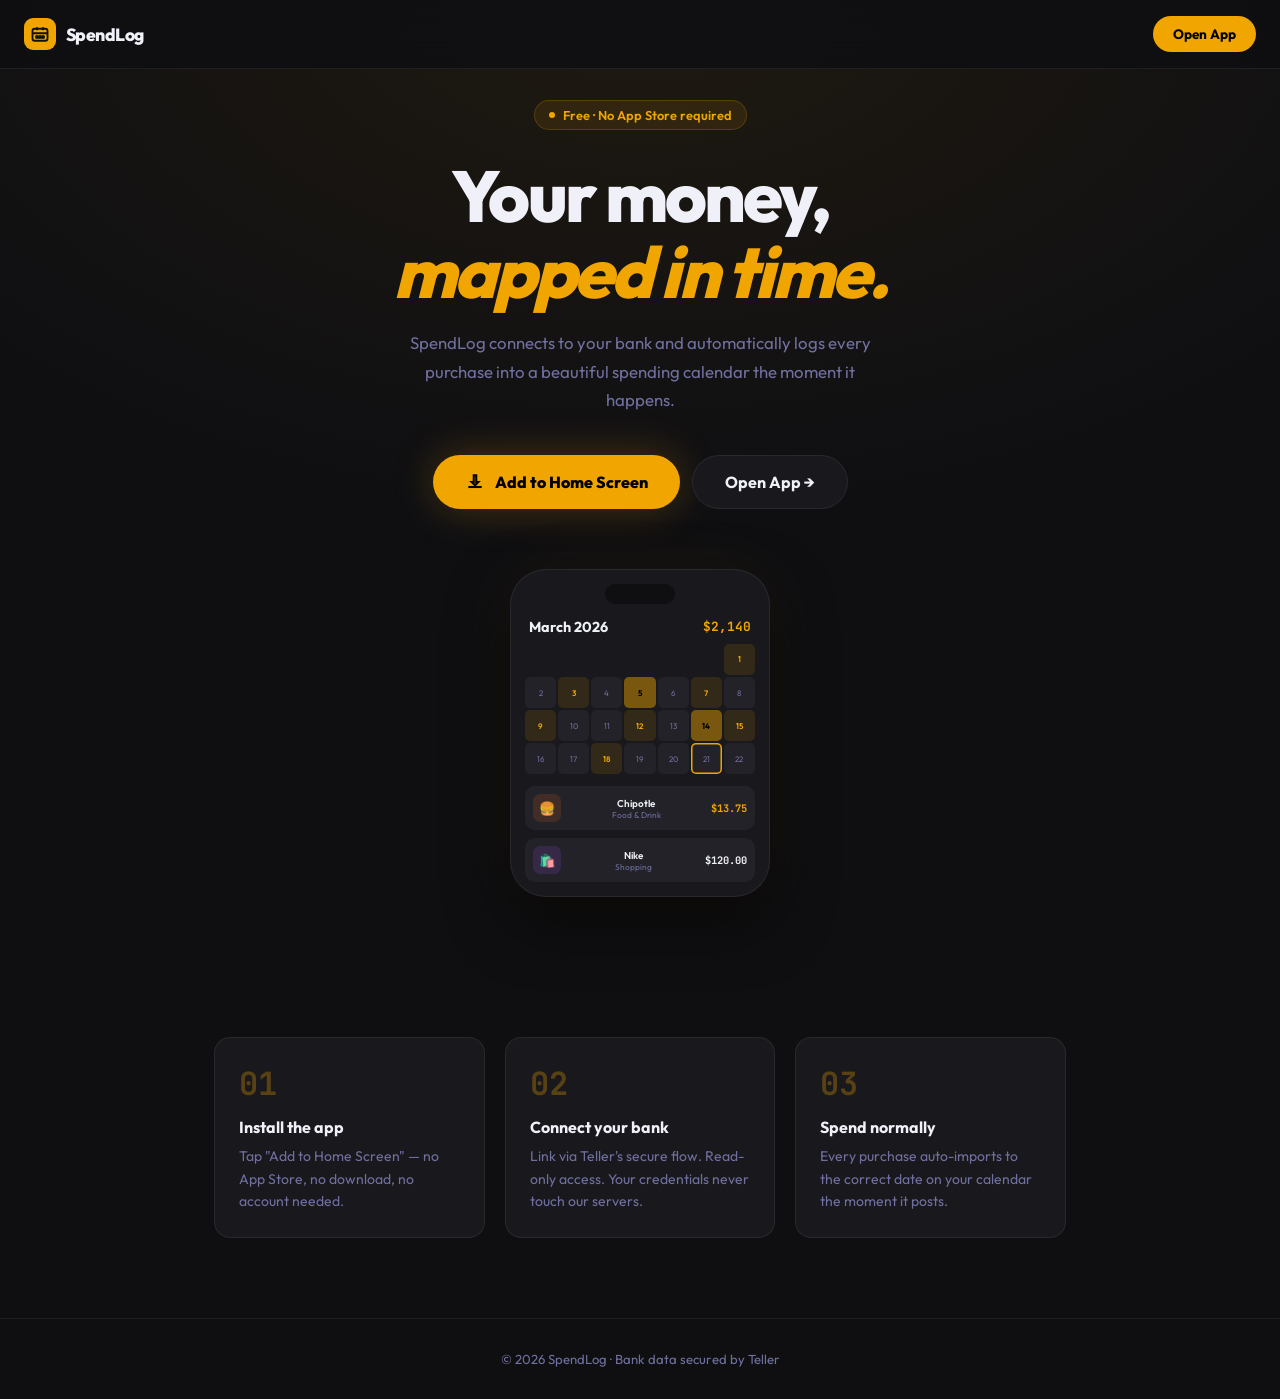
<file: install.html>
<!DOCTYPE html>
<html lang="en">
<head>
  <meta charset="UTF-8"/>
  <meta name="viewport" content="width=device-width, initial-scale=1.0"/>
  <title>SpendLog — Install</title>
  <link rel="manifest" href="/manifest.json"/>
  <meta name="theme-color" content="#0f0f12"/>
  <link rel="apple-touch-icon" href="/icon-192.png"/>
  <link rel="preconnect" href="https://fonts.googleapis.com"/>
  <link rel="stylesheet" href="https://fonts.googleapis.com/css2?family=Outfit:wght@400;500;600;700;800&family=JetBrains+Mono:wght@400;500&display=swap"/>
  <style>
    :root {
      --bg: #0f0f12; --surface: #18181d; --surface2: #222228;
      --border: rgba(255,255,255,0.07); --accent: #f0a500;
      --text: #f0f0f8; --muted: #7070a0;
      --sans: 'Outfit', system-ui, sans-serif;
      --mono: 'JetBrains Mono', monospace;
    }
    *, *::before, *::after { box-sizing: border-box; margin: 0; padding: 0; }
    html, body { height: 100%; background: var(--bg); color: var(--text); font-family: var(--sans); -webkit-font-smoothing: antialiased; }
    button { cursor: pointer; border: none; background: none; font-family: inherit; color: inherit; }

    nav {
      position: fixed; top: 0; left: 0; right: 0;
      display: flex; align-items: center; justify-content: space-between;
      padding: 16px 24px;
      background: rgba(15,15,18,0.85); backdrop-filter: blur(20px);
      border-bottom: 1px solid var(--border); z-index: 10;
    }
    .logo { display: flex; align-items: center; gap: 10px; font-size: 1.1rem; font-weight: 800; letter-spacing: -0.03em; }
    .logo-mark { width: 32px; height: 32px; background: var(--accent); border-radius: 9px; display: flex; align-items: center; justify-content: center; }
    .logo-mark svg { width: 18px; height: 18px; }
    .open-btn { padding: 9px 20px; background: var(--accent); color: #000; font-weight: 700; font-size: 0.85rem; border-radius: 100px; text-decoration: none; }

    .hero {
      min-height: 100dvh; display: flex; flex-direction: column;
      align-items: center; justify-content: center;
      text-align: center; padding: 100px 24px 60px;
      background: radial-gradient(ellipse 70% 50% at 50% 0%, rgba(240,165,0,0.07) 0%, transparent 100%);
    }
    .badge {
      display: inline-flex; align-items: center; gap: 8px;
      padding: 6px 14px; background: rgba(240,165,0,0.1);
      border: 1px solid rgba(240,165,0,0.2); border-radius: 100px;
      font-size: 0.8rem; font-weight: 600; color: var(--accent);
      margin-bottom: 28px;
    }
    .badge span { width: 6px; height: 6px; background: var(--accent); border-radius: 50%; display: inline-block; }
    h1 { font-size: clamp(2.4rem, 7vw, 4.5rem); font-weight: 800; letter-spacing: -0.04em; line-height: 1.05; margin-bottom: 20px; }
    h1 em { font-style: italic; color: var(--accent); }
    .sub { max-width: 480px; font-size: 1.05rem; color: var(--muted); line-height: 1.7; margin-bottom: 40px; }

    .cta { display: flex; flex-wrap: wrap; gap: 12px; justify-content: center; margin-bottom: 60px; }
    .btn-main {
      display: inline-flex; align-items: center; gap: 10px;
      padding: 16px 32px; background: var(--accent); color: #000;
      font-weight: 800; font-size: 1rem; border-radius: 100px;
      box-shadow: 0 0 40px rgba(240,165,0,0.25);
      transition: transform 0.15s; text-decoration: none;
    }
    .btn-main:hover { transform: translateY(-2px); }
    .btn-open {
      display: inline-flex; align-items: center; gap: 10px;
      padding: 16px 32px; background: var(--surface);
      border: 1px solid var(--border); color: var(--text);
      font-weight: 700; font-size: 1rem; border-radius: 100px;
      text-decoration: none; transition: border-color 0.15s;
    }
    .btn-open:hover { border-color: rgba(240,165,0,0.3); }

    /* Phone mockup */
    .phone-wrap { position: relative; margin-bottom: 80px; }
    .phone {
      width: 260px; background: var(--surface);
      border: 1px solid var(--border); border-radius: 36px; padding: 14px;
      box-shadow: 0 24px 60px rgba(0,0,0,0.6), 0 0 60px rgba(240,165,0,0.08);
      margin: 0 auto;
    }
    .notch { width: 70px; height: 20px; background: var(--bg); border-radius: 10px; margin: 0 auto 14px; }
    .screen { display: flex; flex-direction: column; gap: 8px; }
    .screen-header { display: flex; justify-content: space-between; padding: 0 4px; font-weight: 700; font-size: 0.9rem; }
    .screen-total { font-family: var(--mono); font-size: 0.8rem; color: var(--accent); }
    .grid { display: grid; grid-template-columns: repeat(7,1fr); gap: 2px; margin-bottom: 4px; }
    .cell { aspect-ratio: 1; border-radius: 5px; background: var(--surface2); display: flex; align-items: center; justify-content: center; font-size: 0.5rem; color: var(--muted); }
    .cell.lo { background: rgba(240,165,0,0.12); color: var(--accent); font-weight: 600; }
    .cell.hi { background: rgba(240,165,0,0.45); color: #000; font-weight: 700; }
    .cell.today { box-shadow: inset 0 0 0 1.5px var(--accent); }
    .cell.empty { background: transparent; }
    .txn { display: flex; align-items: center; gap: 8px; padding: 8px; background: var(--surface2); border-radius: 10px; }
    .txn-icon { width: 28px; height: 28px; border-radius: 7px; display: flex; align-items: center; justify-content: center; font-size: 13px; flex-shrink: 0; }
    .txn-info { flex: 1; }
    .txn-name { font-size: 0.62rem; font-weight: 600; }
    .txn-cat { font-size: 0.52rem; color: var(--muted); }
    .txn-amt { font-family: var(--mono); font-size: 0.65rem; font-weight: 700; }

    /* Steps */
    .steps { display: grid; grid-template-columns: repeat(auto-fit, minmax(240px,1fr)); gap: 20px; max-width: 900px; margin: 0 auto 80px; padding: 0 24px; }
    .step { background: var(--surface); border: 1px solid var(--border); border-radius: 16px; padding: 24px; }
    .step-num { font-family: var(--mono); font-size: 2rem; font-weight: 700; color: rgba(240,165,0,0.3); margin-bottom: 12px; }
    .step h3 { font-size: 1rem; font-weight: 700; margin-bottom: 8px; }
    .step p { font-size: 0.875rem; color: var(--muted); line-height: 1.6; }

    /* iOS banner */
    #ios-banner {
      display: none; position: fixed; bottom: 0; left: 0; right: 0;
      background: var(--surface2); border-top: 1px solid rgba(240,165,0,0.2);
      border-radius: 20px 20px 0 0; padding: 20px 20px 36px; z-index: 200;
      transform: translateY(100%); transition: transform 0.4s cubic-bezier(0.34,1.56,0.64,1);
    }
    #ios-banner.show { transform: translateY(0); }
    .ios-head { display: flex; justify-content: space-between; align-items: center; margin-bottom: 16px; }
    .ios-title { font-weight: 700; }
    .ios-close { width: 28px; height: 28px; background: rgba(255,255,255,0.08); border-radius: 50%; display: flex; align-items: center; justify-content: center; font-size: 14px; }
    .ios-steps { display: flex; flex-direction: column; gap: 10px; }
    .ios-step { display: flex; align-items: center; gap: 12px; padding: 10px 12px; background: rgba(255,255,255,0.04); border-radius: 10px; font-size: 0.875rem; color: var(--muted); }
    .ios-step strong { color: var(--text); }

    footer { text-align: center; padding: 32px 24px; border-top: 1px solid var(--border); font-size: 0.82rem; color: var(--muted); }
  </style>
</head>
<body>

<nav>
  <div class="logo">
    <div class="logo-mark">
      <svg viewBox="0 0 24 24" fill="none" stroke="#111" stroke-width="2.5">
        <rect x="2" y="5" width="20" height="16" rx="3"/>
        <path d="M16 3v4M8 3v4M2 11h20"/>
        <circle cx="8" cy="16" r="1.5" fill="#111"/>
        <circle cx="12" cy="16" r="1.5" fill="#111"/>
        <circle cx="16" cy="16" r="1.5" fill="#111"/>
      </svg>
    </div>
    SpendLog
  </div>
  <a href="/" class="open-btn">Open App</a>
</nav>

<section class="hero">
  <div class="badge"><span></span> Free · No App Store required</div>
  <h1>Your money,<br><em>mapped in time.</em></h1>
  <p class="sub">SpendLog connects to your bank and automatically logs every purchase into a beautiful spending calendar the moment it happens.</p>

  <div class="cta">
    <button class="btn-main" id="install-btn" onclick="handleInstall()">
      <svg width="20" height="20" viewBox="0 0 24 24" fill="none" stroke="currentColor" stroke-width="2.5"><path d="M12 16l-4-4h2.5V4h3v8H16l-4 4z"/><path d="M20 18H4"/></svg>
      Add to Home Screen
    </button>
    <a href="/" class="btn-open">Open App →</a>
  </div>

  <div class="phone-wrap">
    <div class="phone">
      <div class="notch"></div>
      <div class="screen">
        <div class="screen-header"><span>March 2026</span><span class="screen-total">$2,140</span></div>
        <div class="grid">
          <div class="cell empty"></div><div class="cell empty"></div><div class="cell empty"></div><div class="cell empty"></div><div class="cell empty"></div><div class="cell empty"></div><div class="cell lo">1</div>
          <div class="cell">2</div><div class="cell lo">3</div><div class="cell">4</div><div class="cell hi">5</div><div class="cell">6</div><div class="cell lo">7</div><div class="cell">8</div>
          <div class="cell lo">9</div><div class="cell">10</div><div class="cell">11</div><div class="cell lo">12</div><div class="cell">13</div><div class="cell hi">14</div><div class="cell lo">15</div>
          <div class="cell">16</div><div class="cell">17</div><div class="cell lo">18</div><div class="cell">19</div><div class="cell">20</div><div class="cell today">21</div><div class="cell">22</div>
        </div>
        <div class="txn">
          <div class="txn-icon" style="background:rgba(249,115,22,0.15)">🍔</div>
          <div class="txn-info"><div class="txn-name">Chipotle</div><div class="txn-cat">Food & Drink</div></div>
          <div class="txn-amt" style="color:var(--accent)">$13.75</div>
        </div>
        <div class="txn">
          <div class="txn-icon" style="background:rgba(168,85,247,0.15)">🛍️</div>
          <div class="txn-info"><div class="txn-name">Nike</div><div class="txn-cat">Shopping</div></div>
          <div class="txn-amt">$120.00</div>
        </div>
      </div>
    </div>
  </div>
</section>

<div class="steps">
  <div class="step"><div class="step-num">01</div><h3>Install the app</h3><p>Tap "Add to Home Screen" — no App Store, no download, no account needed.</p></div>
  <div class="step"><div class="step-num">02</div><h3>Connect your bank</h3><p>Link via Teller's secure flow. Read-only access. Your credentials never touch our servers.</p></div>
  <div class="step"><div class="step-num">03</div><h3>Spend normally</h3><p>Every purchase auto-imports to the correct date on your calendar the moment it posts.</p></div>
</div>

<footer>© 2026 SpendLog · Bank data secured by Teller</footer>

<div id="ios-banner">
  <div class="ios-head"><span class="ios-title">Install SpendLog</span><button class="ios-close" onclick="closeBanner()">✕</button></div>
  <div class="ios-steps">
    <div class="ios-step">1️⃣ &nbsp;Tap the <strong>Share button ⎋</strong> at the bottom of Safari</div>
    <div class="ios-step">2️⃣ &nbsp;Scroll down and tap <strong>"Add to Home Screen"</strong></div>
    <div class="ios-step">3️⃣ &nbsp;Tap <strong>"Add"</strong> — SpendLog appears on your home screen</div>
  </div>
</div>

<script>
let deferredPrompt = null;

window.addEventListener('beforeinstallprompt', e => {
  e.preventDefault();
  deferredPrompt = e;
  document.getElementById('install-btn').textContent = '⬇ Add to Home Screen';
});

function isIOS() {
  return /iphone|ipad|ipod/i.test(navigator.userAgent) && !window.MSStream;
}

function handleInstall() {
  if (deferredPrompt) {
    deferredPrompt.prompt();
    deferredPrompt.userChoice.then(() => { deferredPrompt = null; });
  } else if (isIOS()) {
    document.getElementById('ios-banner').style.display = 'block';
    setTimeout(() => document.getElementById('ios-banner').classList.add('show'), 10);
  } else {
    window.location.href = '/';
  }
}

function closeBanner() {
  document.getElementById('ios-banner').classList.remove('show');
  setTimeout(() => document.getElementById('ios-banner').style.display = 'none', 400);
}

window.addEventListener('appinstalled', () => {
  document.getElementById('install-btn').textContent = '✓ Installed!';
  document.getElementById('install-btn').style.background = '#20d48a';
  setTimeout(() => window.location.href = '/', 1500);
});

// Auto-show iOS banner after 2s
if (isIOS() && !navigator.standalone) {
  setTimeout(() => {
    document.getElementById('ios-banner').style.display = 'block';
    setTimeout(() => document.getElementById('ios-banner').classList.add('show'), 10);
  }, 2000);
}
</script>
</body>
</html>
</file>
